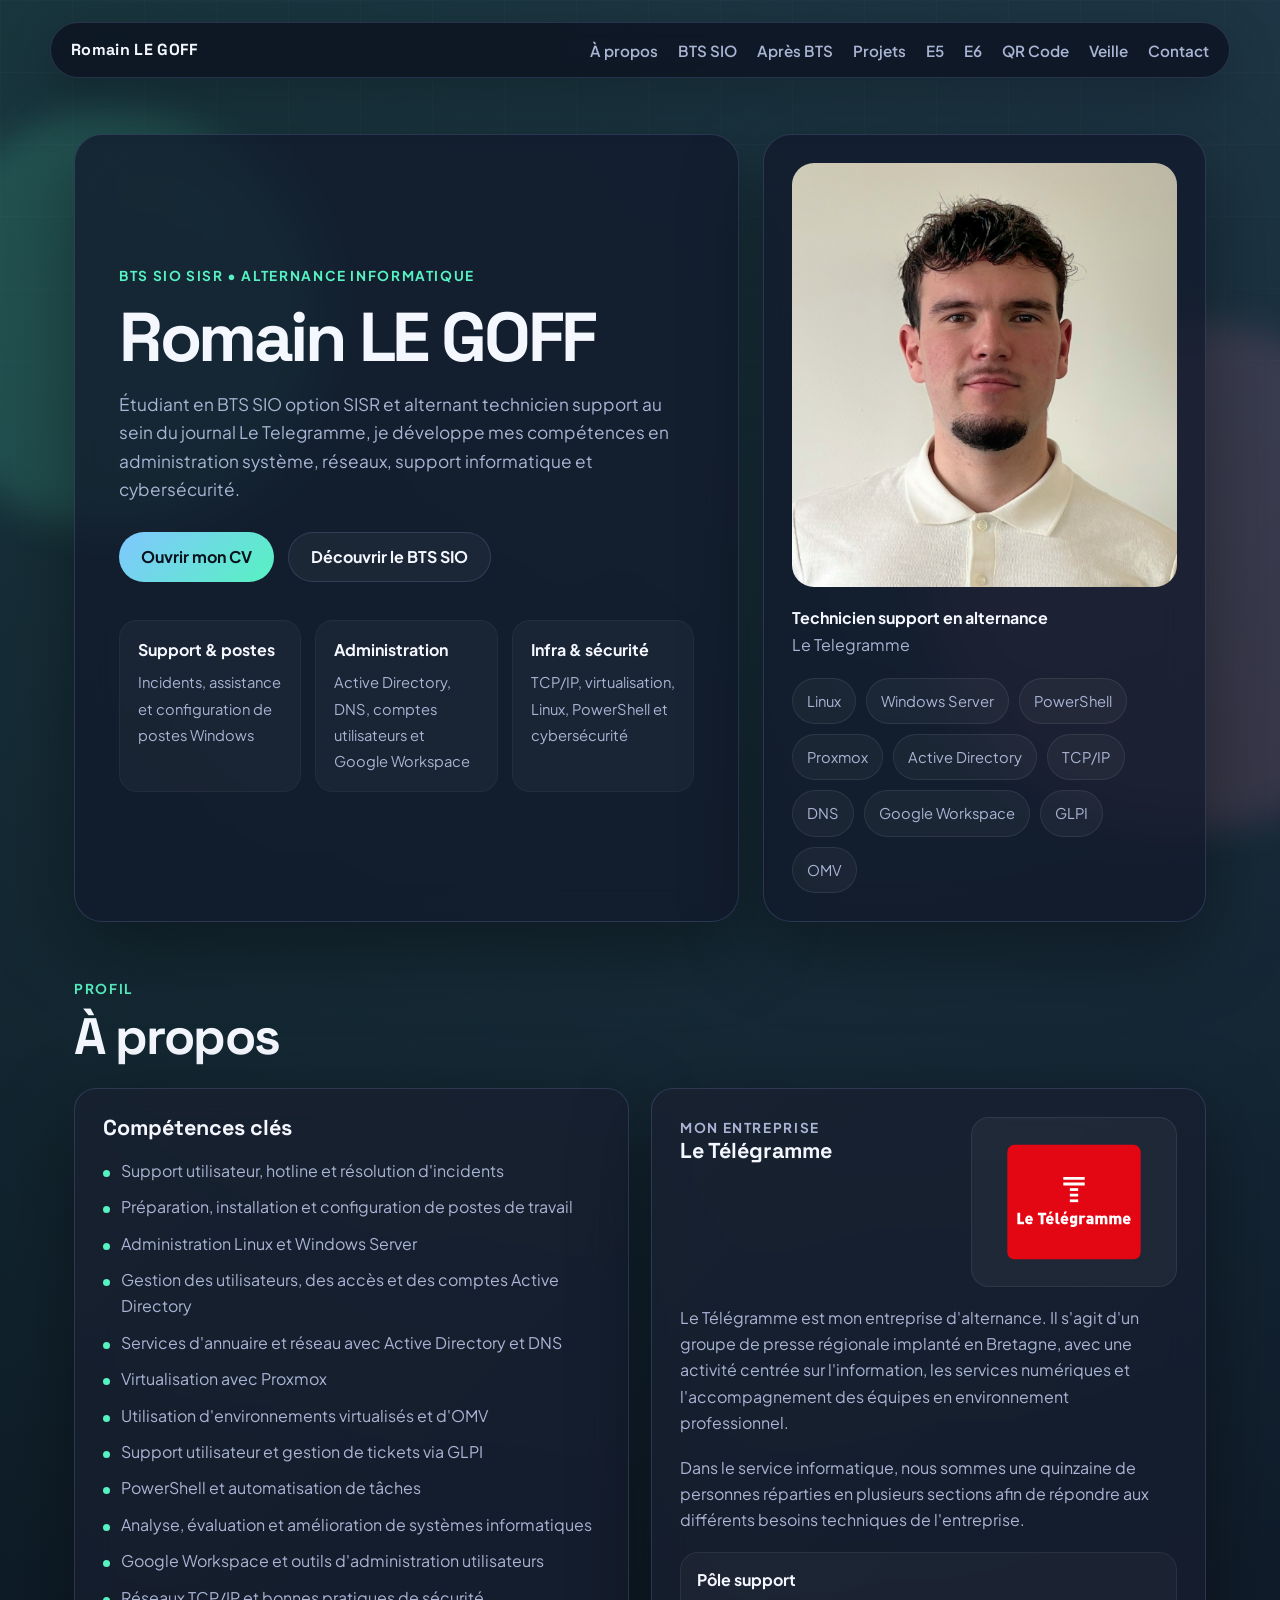
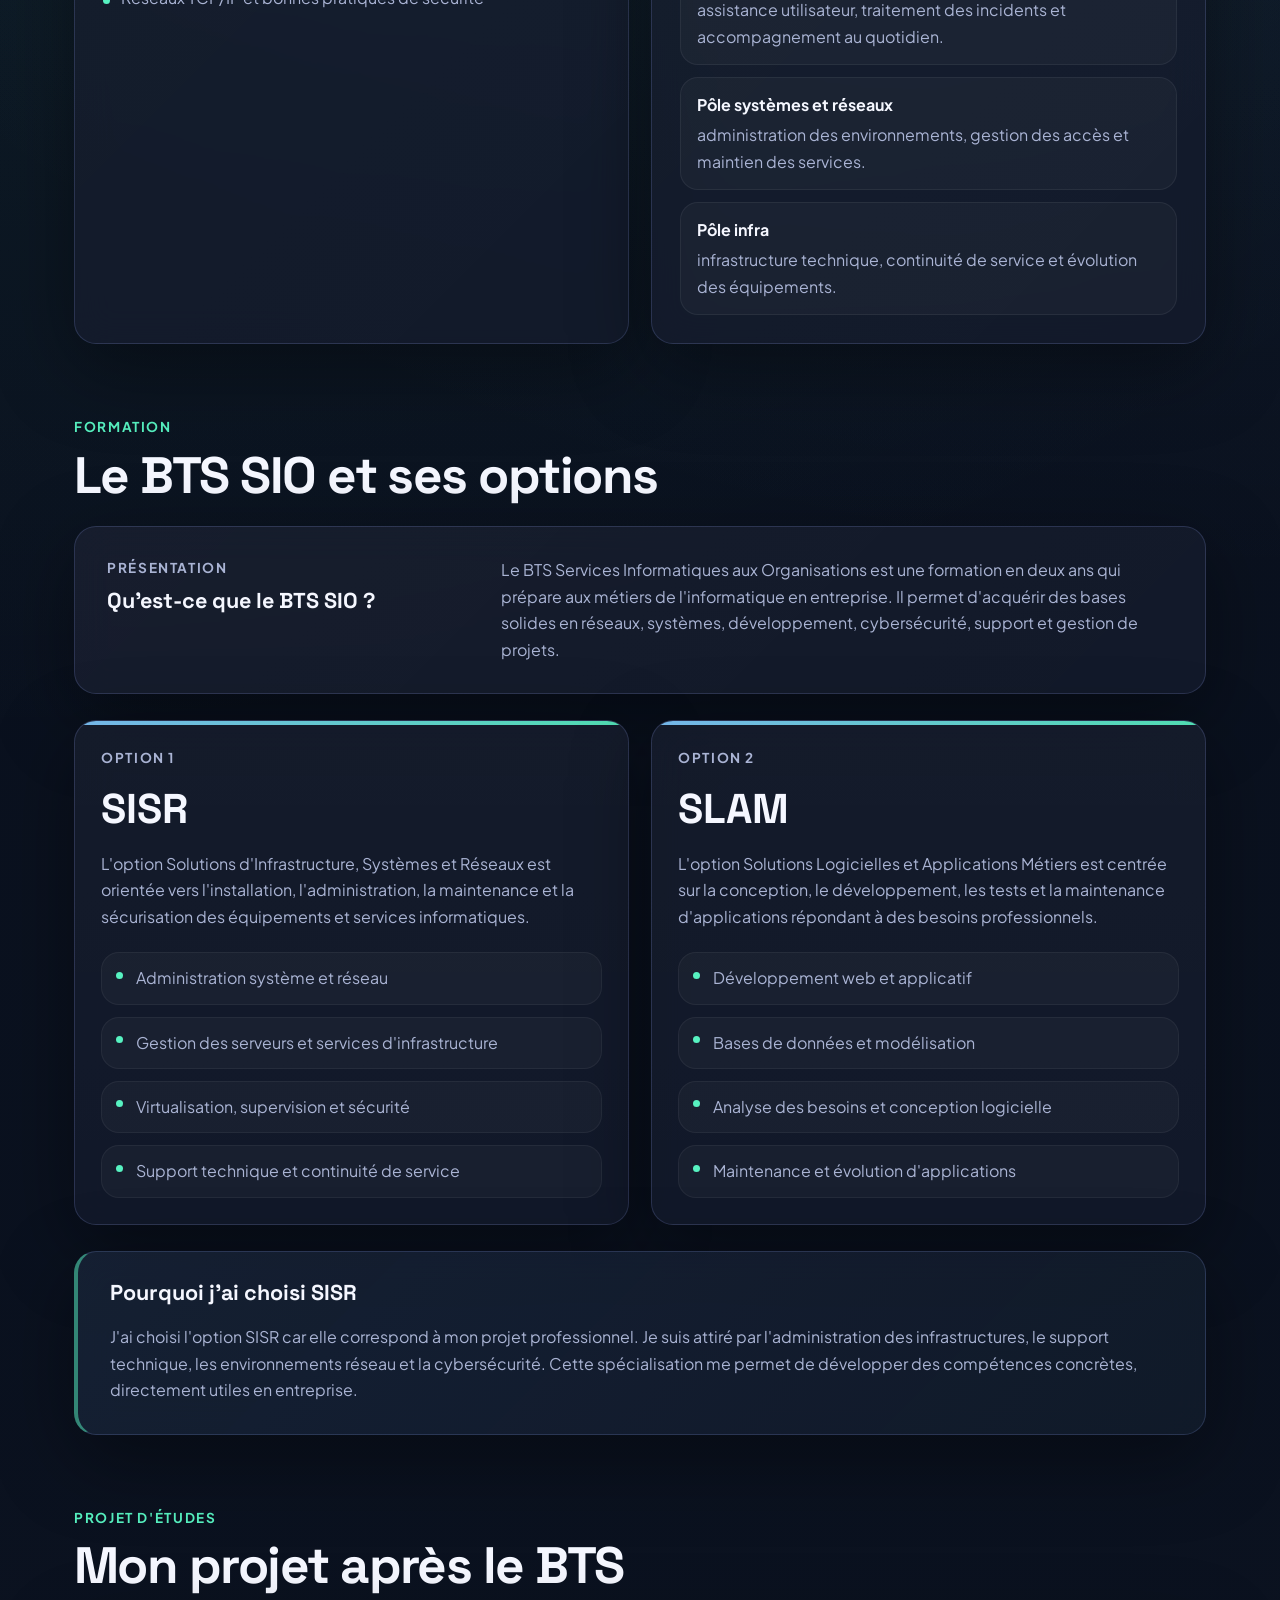
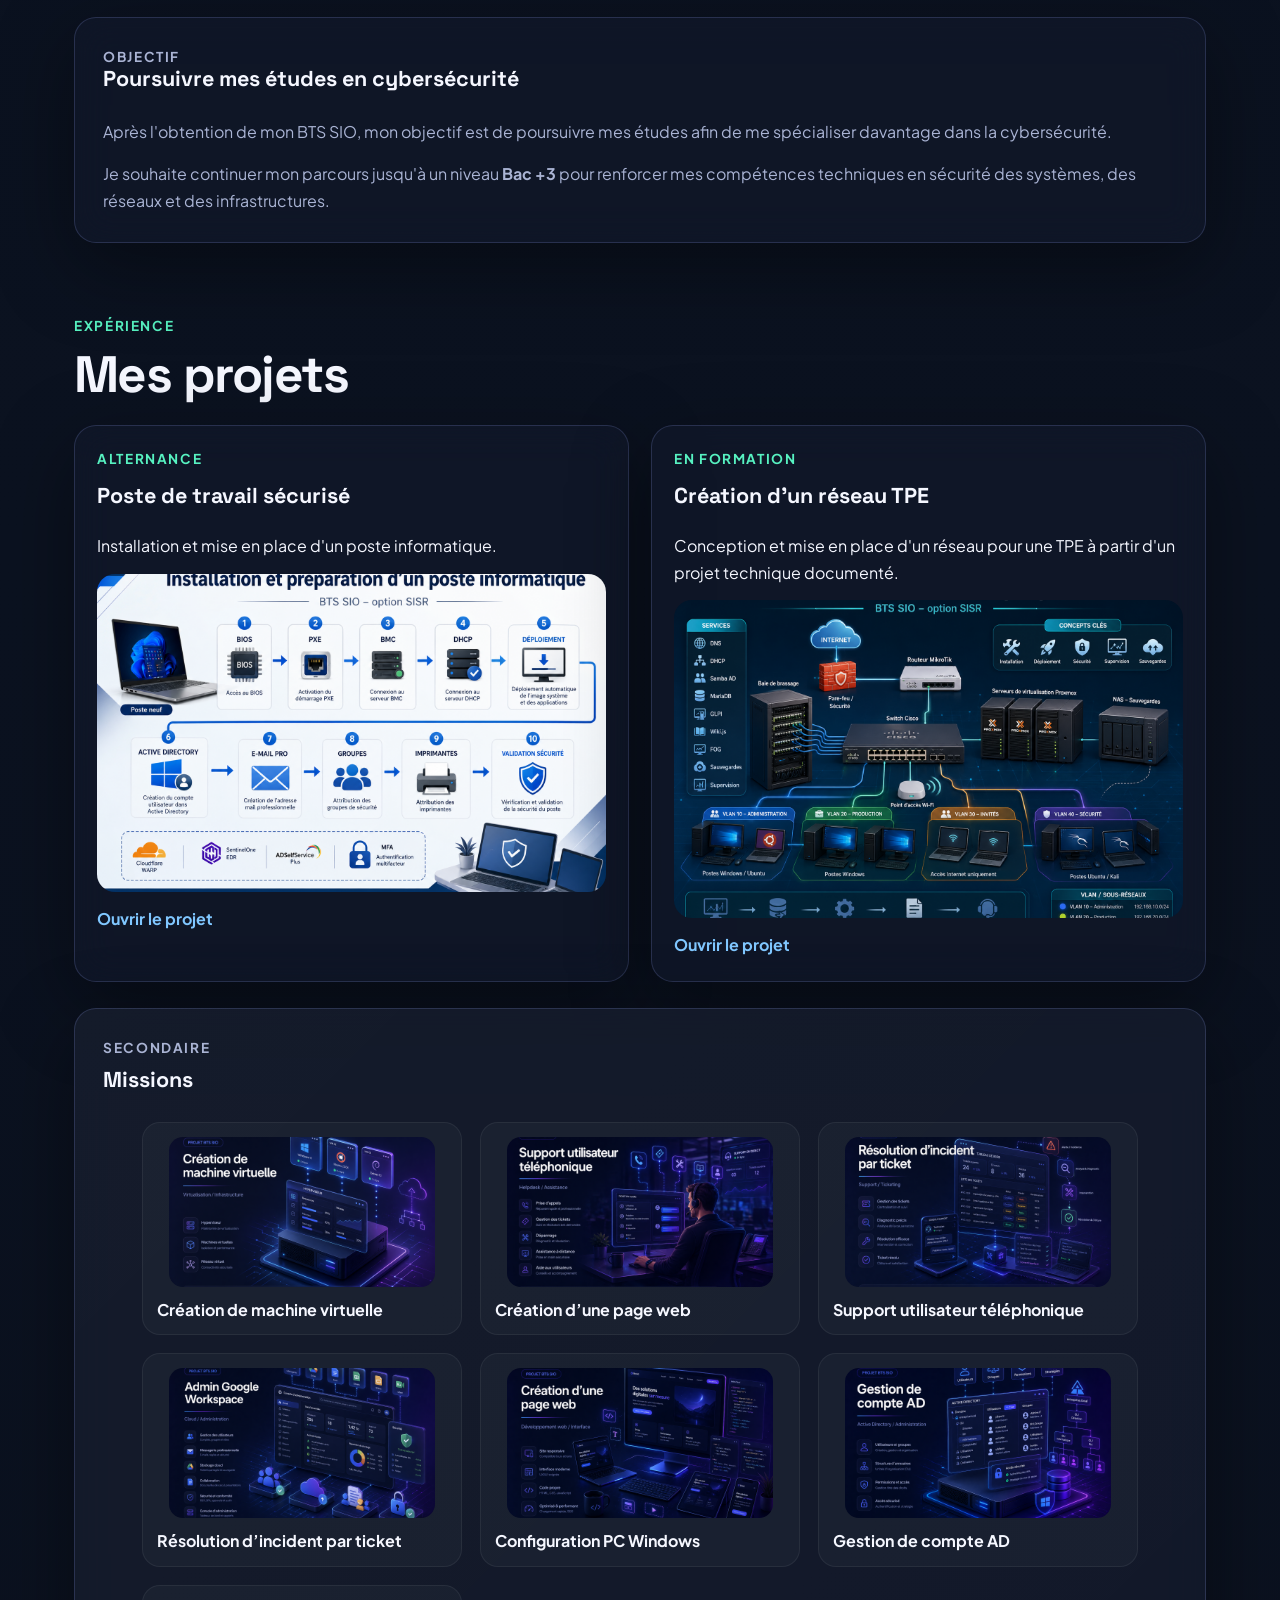
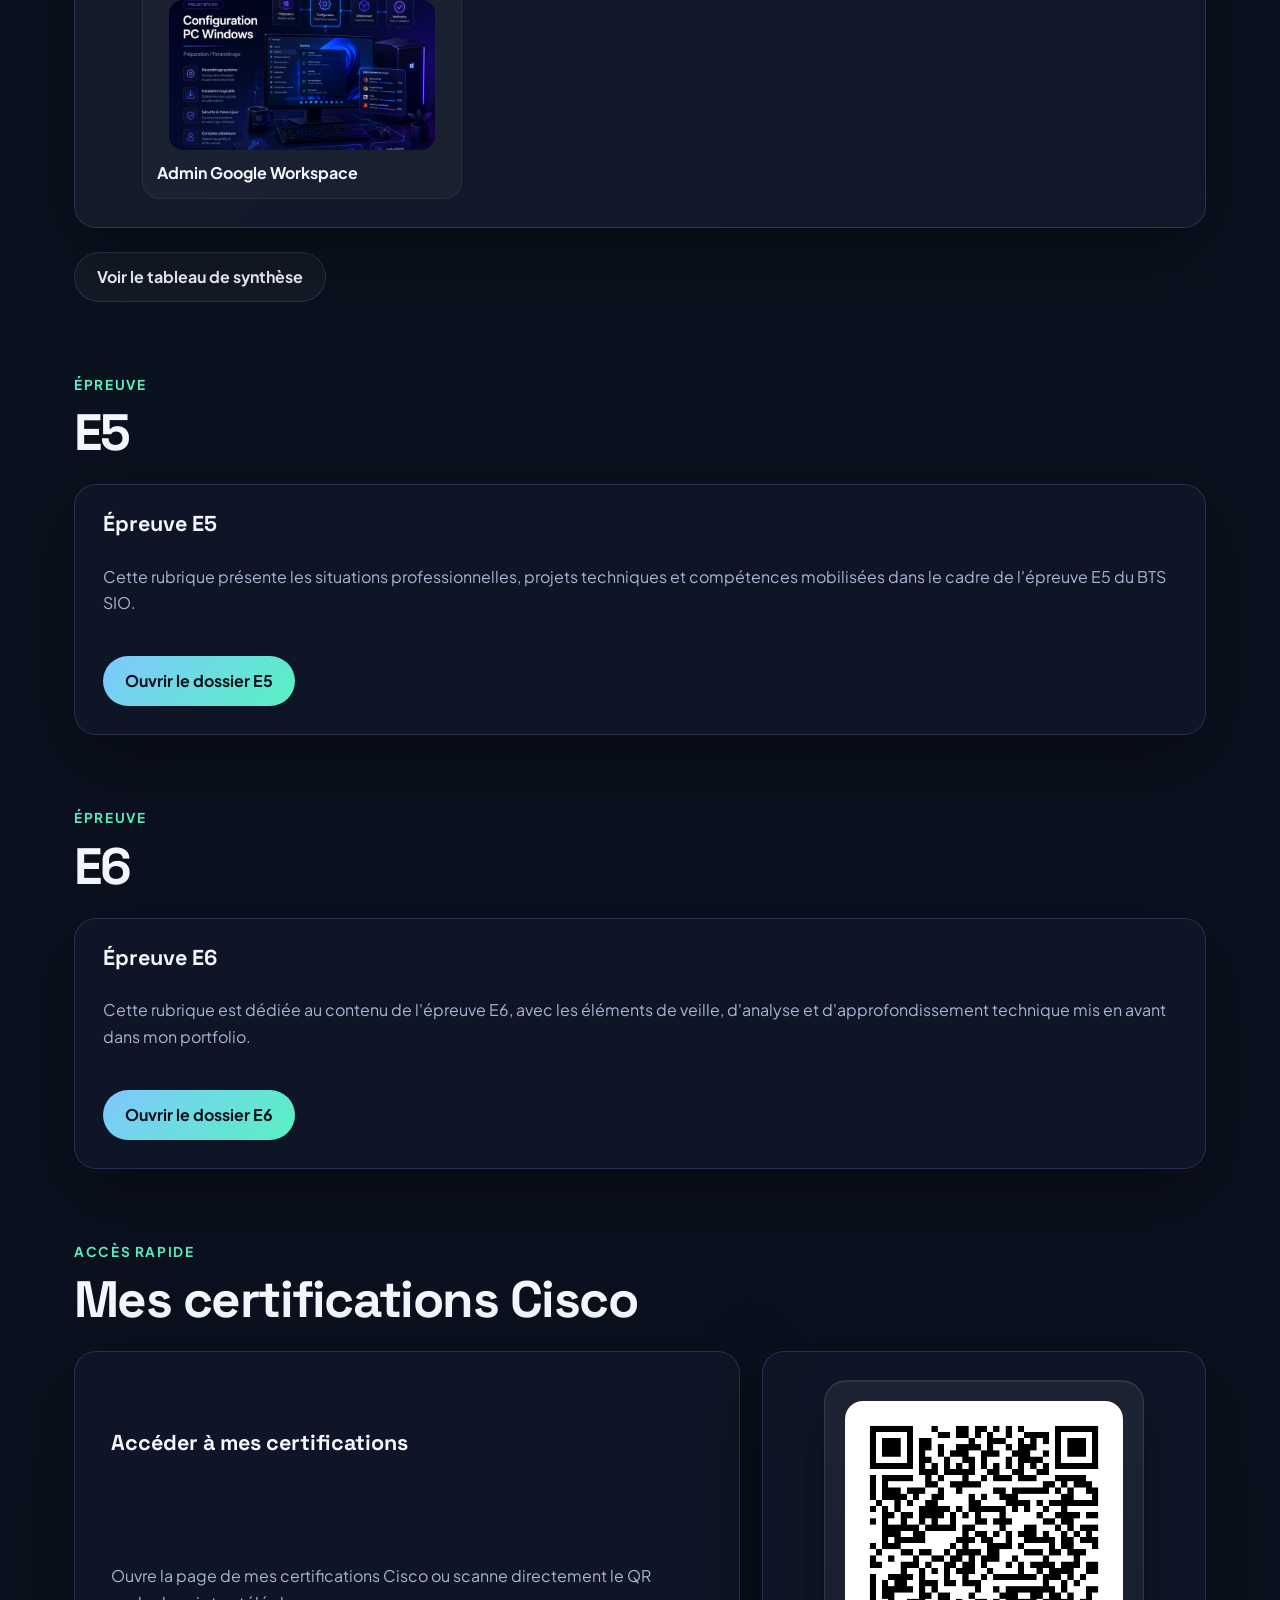
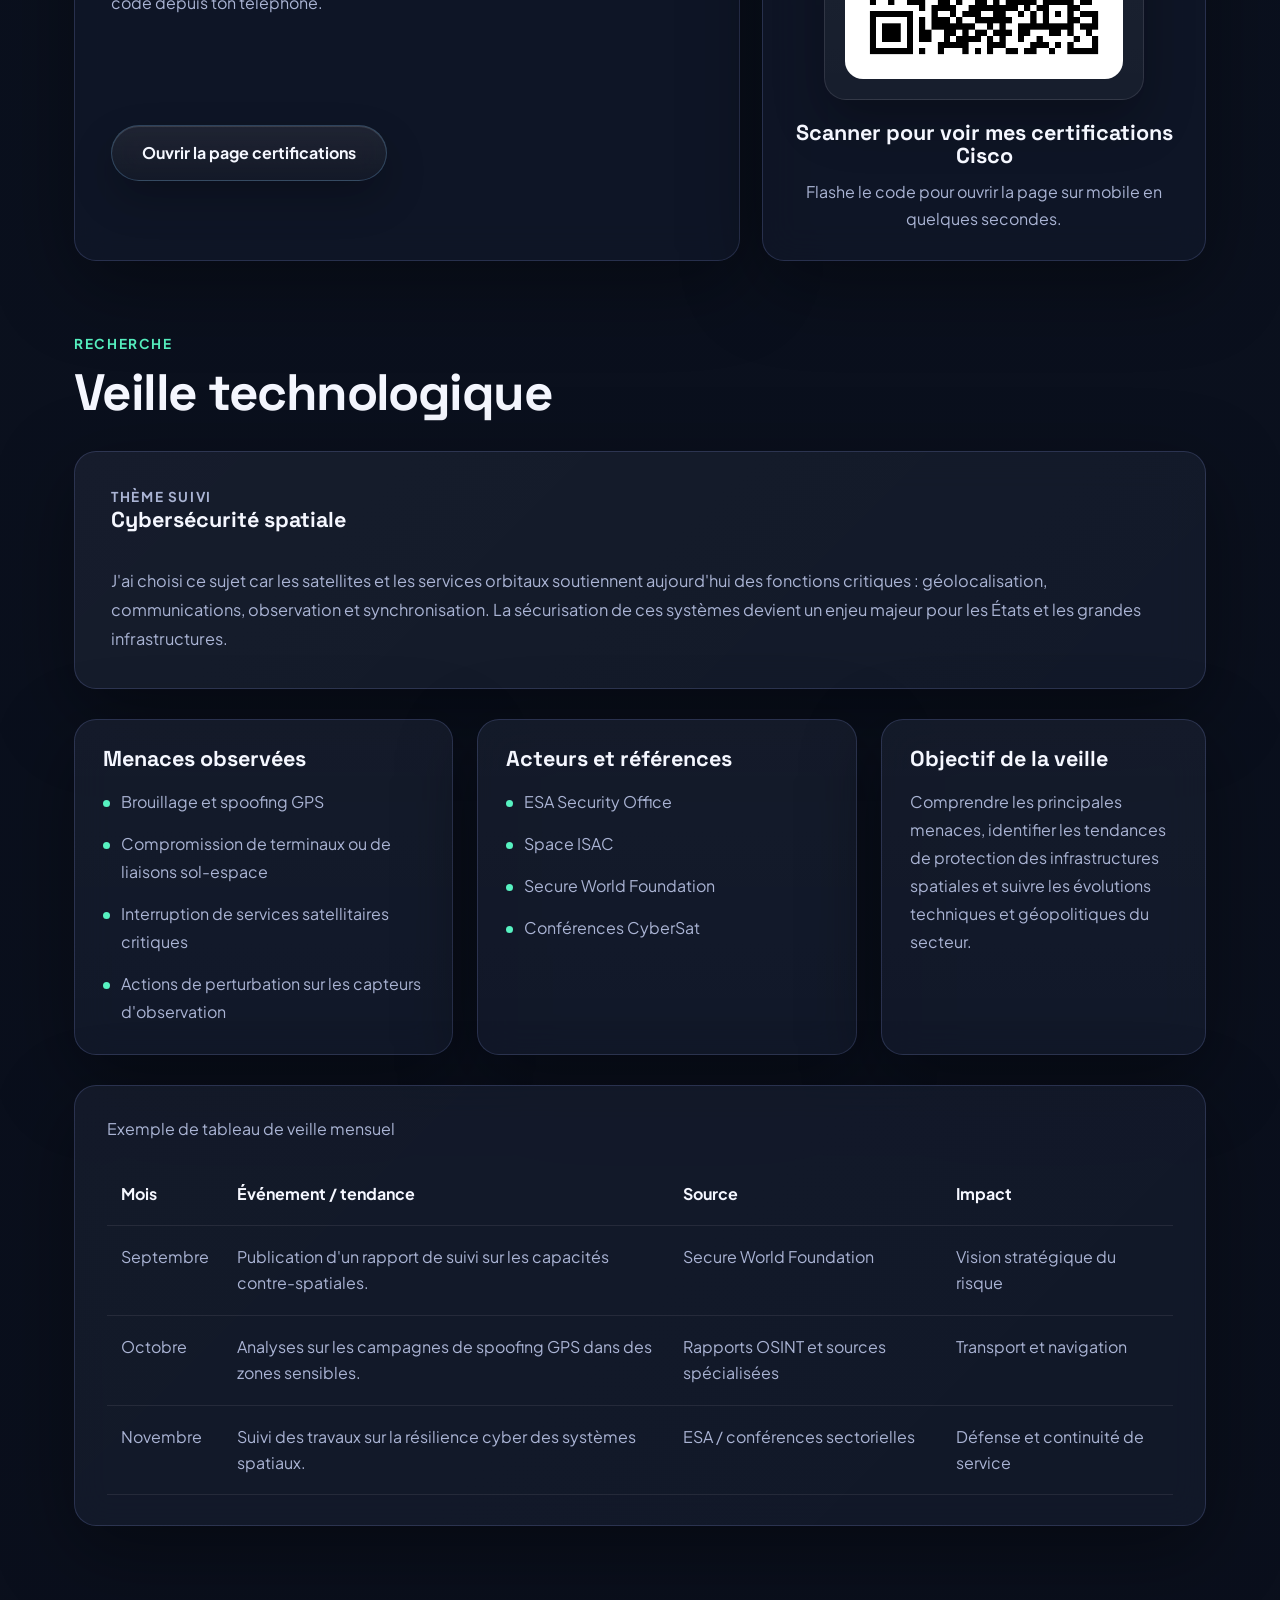
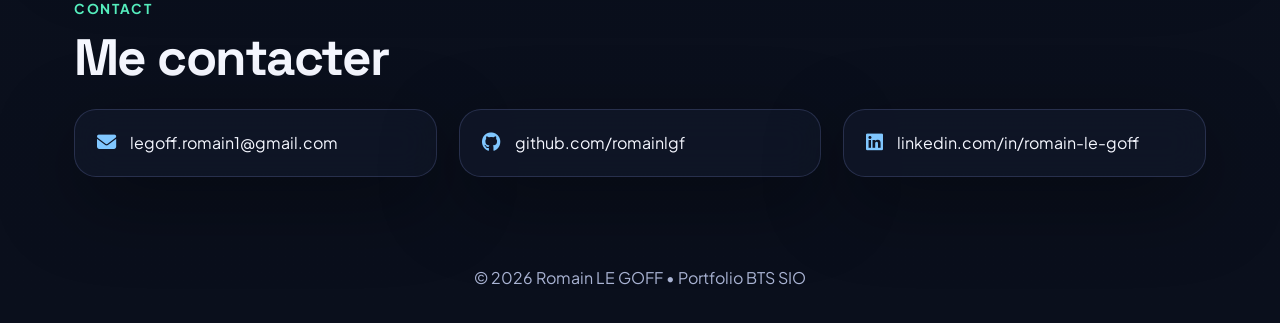
<file: index.html>
<!DOCTYPE html>
<html lang="fr">
<head>
  <meta charset="UTF-8">
  <meta name="viewport" content="width=device-width, initial-scale=1.0">
  <meta name="description" content="Portfolio de Romain LE GOFF, étudiant en BTS SIO option SISR et alternant technicien support.">
  <title>Portfolio | Romain LE GOFF</title>
  <link rel="preconnect" href="https://fonts.googleapis.com">
  <link rel="preconnect" href="https://fonts.gstatic.com" crossorigin>
  <link href="https://fonts.googleapis.com/css2?family=Plus+Jakarta+Sans:wght@400;500;600;700;800&family=Space+Grotesk:wght@500;700&display=swap" rel="stylesheet">
  <link href="https://cdnjs.cloudflare.com/ajax/libs/font-awesome/6.6.0/css/all.min.css" rel="stylesheet">
  <link rel="stylesheet" href="style.css">
</head>
<body>
  <div class="page-bg" aria-hidden="true">
    <div class="page-orb orb-a"></div>
    <div class="page-orb orb-b"></div>
    <div class="page-grid"></div>
  </div>

  <header class="site-header">
    <div class="container nav-shell">
      <a class="brand" href="#accueil">Romain LE GOFF</a>
      <nav class="site-nav" aria-label="Navigation principale">
        <a href="#apropos">À propos</a>
        <a href="#bts-sio">BTS SIO</a>
        <a href="#apres-bts">Après BTS</a>
        <a href="#projets">Projets</a>
        <a href="#epreuve-e5">E5</a>
        <a href="#epreuve-e6">E6</a>
        <a href="#qr-certifications">QR Code</a>
        <a href="#veille">Veille</a>
        <a href="#contact">Contact</a>
      </nav>
    </div>
  </header>

  <main>
    <section id="accueil" class="hero">
      <div class="container hero-layout">
        <div class="hero-copy">
          <p class="eyebrow">BTS SIO SISR • Alternance informatique</p>
          <h1>Romain LE GOFF</h1>
          <p class="hero-text">
            Étudiant en BTS SIO option SISR et alternant technicien support au sein du journal Le Telegramme,
            je développe mes compétences en administration système, réseaux, support informatique et cybersécurité.
          </p>
          <div class="hero-actions">
            <a class="btn btn-primary" href="CV ROMAIN LE GOFF.pdf" target="_blank" rel="noreferrer">Ouvrir mon CV</a>
            <a class="btn btn-secondary" href="#bts-sio">Découvrir le BTS SIO</a>
          </div>
          <ul class="hero-metrics" aria-label="Compétences clés">
            <li><strong>Support & postes</strong><span>Incidents, assistance et configuration de postes Windows</span></li>
            <li><strong>Administration</strong><span>Active Directory, DNS, comptes utilisateurs et Google Workspace</span></li>
            <li><strong>Infra & sécurité</strong><span>TCP/IP, virtualisation, Linux, PowerShell et cybersécurité</span></li>
          </ul>
        </div>

        <aside class="hero-card">
          <div class="avatar-wrap">
            <img src="photo de profil.jpg" alt="Portrait de Romain LE GOFF">
          </div>
          <div class="identity-card">
            <p class="identity-role">Technicien support en alternance</p>
            <p class="identity-company">Le Telegramme</p>
          </div>
          <div class="identity-tags">
            <span>Linux</span>
            <span>Windows Server</span>
            <span>PowerShell</span>
            <span>Proxmox</span>
            <span>Active Directory</span>
            <span>TCP/IP</span>
            <span>DNS</span>
            <span>Google Workspace</span>
            <span>GLPI</span>
            <span>OMV</span>
          </div>
        </aside>
      </div>
    </section>

    <section id="apropos" class="section">
      <div class="container">
        <div class="section-heading">
          <p class="section-label">Profil</p>
          <h2>À propos</h2>
        </div>
        <div class="about-grid">
          <article class="panel">
            <h3>Compétences clés</h3>
            <ul class="skill-list">
              <li>Support utilisateur, hotline et résolution d'incidents</li>
              <li>Préparation, installation et configuration de postes de travail</li>
              <li>Administration Linux et Windows Server</li>
              <li>Gestion des utilisateurs, des accès et des comptes Active Directory</li>
              <li>Services d'annuaire et réseau avec Active Directory et DNS</li>
              <li>Virtualisation avec Proxmox</li>
              <li>Utilisation d'environnements virtualisés et d'OMV</li>
              <li>Support utilisateur et gestion de tickets via GLPI</li>
              <li>PowerShell et automatisation de tâches</li>
              <li>Analyse, évaluation et amélioration de systèmes informatiques</li>
              <li>Google Workspace et outils d'administration utilisateurs</li>
              <li>Réseaux TCP/IP et bonnes pratiques de sécurité</li>
            </ul>
          </article>

          <article class="panel feature-panel">
            <div class="company-card-head">
              <div>
                <p class="feature-label">Mon entreprise</p>
                <h3>Le Télégramme</h3>
              </div>
              <div class="company-logo" aria-label="Logo typographique du Télégramme">
                <img src="LE-TELEGRAMME.svg" alt="Logo du Télégramme">
              </div>
            </div>
            <p>
              Le Télégramme est mon entreprise d'alternance. Il s'agit d'un groupe de presse régionale implanté
              en Bretagne, avec une activité centrée sur l'information, les services numériques et l'accompagnement
              des équipes en environnement professionnel.
            </p>
            <p>
              Dans le service informatique, nous sommes une quinzaine de personnes réparties en plusieurs sections
              afin de répondre aux différents besoins techniques de l'entreprise.
            </p>
            <ul class="company-teams">
              <li><strong>Pôle support</strong><span>assistance utilisateur, traitement des incidents et accompagnement au quotidien.</span></li>
              <li><strong>Pôle systèmes et réseaux</strong><span>administration des environnements, gestion des accès et maintien des services.</span></li>
              <li><strong>Pôle infra</strong><span>infrastructure technique, continuité de service et évolution des équipements.</span></li>
            </ul>
          </article>
        </div>
      </div>
    </section>

    <section id="bts-sio" class="section">
      <div class="container">
        <div class="section-heading">
          <p class="section-label">Formation</p>
          <h2>Le BTS SIO et ses options</h2>
        </div>

        <article class="panel bts-overview">
          <div>
            <p class="feature-label">Présentation</p>
            <h3>Qu'est-ce que le BTS SIO ?</h3>
          </div>
          <p>
            Le BTS Services Informatiques aux Organisations est une formation en deux ans qui prépare aux métiers
            de l'informatique en entreprise. Il permet d'acquérir des bases solides en réseaux, systèmes, développement,
            cybersécurité, support et gestion de projets.
          </p>
        </article>

        <div class="bts-grid">
          <article class="info-card option-card">
            <p class="card-kicker">Option 1</p>
            <h3>SISR</h3>
            <p>
              L'option Solutions d'Infrastructure, Systèmes et Réseaux est orientée vers l'installation,
              l'administration, la maintenance et la sécurisation des équipements et services informatiques.
            </p>
            <ul class="skill-list">
              <li>Administration système et réseau</li>
              <li>Gestion des serveurs et services d'infrastructure</li>
              <li>Virtualisation, supervision et sécurité</li>
              <li>Support technique et continuité de service</li>
            </ul>
          </article>

          <article class="info-card option-card">
            <p class="card-kicker">Option 2</p>
            <h3>SLAM</h3>
            <p>
              L'option Solutions Logicielles et Applications Métiers est centrée sur la conception,
              le développement, les tests et la maintenance d'applications répondant à des besoins professionnels.
            </p>
            <ul class="skill-list">
              <li>Développement web et applicatif</li>
              <li>Bases de données et modélisation</li>
              <li>Analyse des besoins et conception logicielle</li>
              <li>Maintenance et évolution d'applications</li>
            </ul>
          </article>
        </div>

        <article class="panel bts-choice">
          <h3>Pourquoi j'ai choisi SISR</h3>
          <p>
            J'ai choisi l'option SISR car elle correspond à mon projet professionnel. Je suis attiré par
            l'administration des infrastructures, le support technique, les environnements réseau et la cybersécurité.
            Cette spécialisation me permet de développer des compétences concrètes, directement utiles en entreprise.
          </p>
        </article>
      </div>
    </section>

    <section id="apres-bts" class="section">
      <div class="container">
        <div class="section-heading">
          <p class="section-label">Projet d'études</p>
          <h2>Mon projet après le BTS</h2>
        </div>

        <article class="panel feature-panel">
          <div>
            <p class="feature-label">Objectif</p>
            <h3>Poursuivre mes études en cybersécurité</h3>
          </div>
          <p>
            Après l'obtention de mon BTS SIO, mon objectif est de poursuivre mes études afin de me spécialiser
            davantage dans la cybersécurité.
          </p>
          <p>
            Je souhaite continuer mon parcours jusqu'à un niveau <strong>Bac +3</strong> pour renforcer mes
            compétences techniques en sécurité des systèmes, des réseaux et des infrastructures.
          </p>
        </article>
      </div>
    </section>

    <section id="projets" class="section">
      <div class="container">
        <div class="section-heading">
          <p class="section-label">Expérience</p>
          <h2>Mes projets</h2>
        </div>
        <div class="card-grid project-main-grid">
          <article class="project-card">
            <div class="card-kicker">Alternance</div>
            <h3>Poste de travail sécurisé</h3>
            <p>Installation et mise en place d'un poste informatique.</p>
            <a href="Projet Préparatioon poste informatique pdf.pdf" target="_blank" rel="noreferrer">
              <img src="photo projet poste info.png" alt="Aperçu du projet d'installation et de mise en place d'un poste informatique">
            </a>
            <a class="text-link" href="Projet Préparatioon poste informatique pdf.pdf" target="_blank" rel="noreferrer">Ouvrir le projet</a>
          </article>

          <article class="project-card">
            <div class="card-kicker">En formation</div>
            <h3>Création d'un réseau TPE</h3>
            <p>Conception et mise en place d'un réseau pour une TPE à partir d'un projet technique documenté.</p>
            <a href="Projet_1_Creation_reseau_TPE_Romain_LE_GOFF.pdf" target="_blank" rel="noreferrer">
              <img src="projet salle cyber.png" alt="Aperçu du projet de création d'un réseau TPE">
            </a>
            <a class="text-link" href="Projet_1_Creation_reseau_TPE_Romain_LE_GOFF.pdf" target="_blank" rel="noreferrer">Ouvrir le projet</a>
          </article>
        </div>

        <article class="panel secondary-projects">
          <div class="secondary-projects-heading">
            <p class="feature-label">Secondaire</p>
            <h3>Missions</h3>
          </div>
          <div class="secondary-projects-list">
            <article class="secondary-project-card">
              <img src="création de VM.png" alt="Aperçu du projet de création de machine virtuelle">
              <h4>Création de machine virtuelle</h4>
            </article>
            <article class="secondary-project-card">
              <img src="création de page web.png" alt="Aperçu du projet de création d’une page web">
              <h4>Création d’une page web</h4>
            </article>
            <article class="secondary-project-card">
              <img src="support utilisateur .png" alt="Aperçu du projet de support utilisateur téléphonique">
              <h4>Support utilisateur téléphonique</h4>
            </article>
            <article class="secondary-project-card">
              <img src="resolution de ticket.png" alt="Aperçu du projet de résolution d’incident par ticket">
              <h4>Résolution d’incident par ticket</h4>
            </article>
            <article class="secondary-project-card">
              <img src="d224eaba-8425-4028-8e5a-dfe3eefd19a4.png" alt="Aperçu du projet de configuration PC Windows">
              <h4>Configuration PC Windows</h4>
            </article>
            <article class="secondary-project-card">
              <img src="création de compte AD.png" alt="Aperçu du projet de gestion de compte AD">
              <h4>Gestion de compte AD</h4>
            </article>
            <article class="secondary-project-card">
              <img src="admin google workspace.png" alt="Aperçu du projet d’administration Google Workspace">
              <h4>Admin Google Workspace</h4>
            </article>
          </div>
        </article>

        <div class="section-actions">
          <a class="btn btn-secondary" href="Tableau de synthèse Portfolio.pdf" target="_blank" rel="noreferrer">Voir le tableau de synthèse</a>
        </div>
      </div>
    </section>

    <section id="epreuve-e5" class="section">
      <div class="container">
        <div class="section-heading">
          <p class="section-label">Épreuve</p>
          <h2>E5</h2>
        </div>

        <article class="panel feature-panel">
          <div>
            <h3>Épreuve E5</h3>
          </div>
          <p>
            Cette rubrique présente les situations professionnelles, projets techniques et compétences mobilisées
            dans le cadre de l'épreuve E5 du BTS SIO.
          </p>
          <div class="section-actions">
            <a class="btn btn-primary" href="E5 Romain LE GOFF.pdf" target="_blank" rel="noreferrer">
              Ouvrir le dossier E5
            </a>
          </div>
        </article>
      </div>
    </section>

    <section id="epreuve-e6" class="section">
      <div class="container">
        <div class="section-heading">
          <p class="section-label">Épreuve</p>
          <h2>E6</h2>
        </div>

        <article class="panel feature-panel">
          <div>
            <h3>Épreuve E6</h3>
          </div>
          <p>
            Cette rubrique est dédiée au contenu de l'épreuve E6, avec les éléments de veille, d'analyse et
            d'approfondissement technique mis en avant dans mon portfolio.
          </p>
          <div class="section-actions">
            <a class="btn btn-primary" href="E6 Romain LE GOFF.pdf" target="_blank" rel="noreferrer">
              Ouvrir le dossier E6
            </a>
          </div>
        </article>
      </div>
    </section>

    <section id="qr-certifications" class="section">
      <div class="container">
        <div class="section-heading">
          <p class="section-label">Accès rapide</p>
          <h2>Mes certifications Cisco</h2>
        </div>

        <div class="qr-section-grid">
          <article class="panel qr-copy-panel">
            <h3>Accéder à mes certifications</h3>
            <p>
              Ouvre la page de mes certifications Cisco ou scanne directement le QR code depuis ton téléphone.
            </p>
            <div class="qr-actions">
              <a class="btn qr-link-button" href="certifications-cisco.html">
                Ouvrir la page certifications
              </a>
            </div>
          </article>

          <article class="panel qr-card">
            <div class="qr-placeholder">
              <img src="qr_code_certifications_cisco.png" alt="QR code vers la page certifications Cisco">
            </div>
            <div class="qr-card-copy">
              <h3>Scanner pour voir mes certifications Cisco</h3>
              <p>Flashe le code pour ouvrir la page sur mobile en quelques secondes.</p>
            </div>
          </article>
        </div>
      </div>
    </section>

    <section id="veille" class="section">
      <div class="container">
        <div class="section-heading">
          <p class="section-label">Recherche</p>
          <h2>Veille technologique</h2>
        </div>

        <article class="panel feature-panel">
          <div>
            <p class="feature-label">Thème suivi</p>
            <h3>Cybersécurité spatiale</h3>
          </div>
          <p>
            J'ai choisi ce sujet car les satellites et les services orbitaux soutiennent aujourd'hui des fonctions critiques :
            géolocalisation, communications, observation et synchronisation. La sécurisation de ces systèmes devient un enjeu
            majeur pour les États et les grandes infrastructures.
          </p>
        </article>

        <div class="card-grid info-grid">
          <article class="info-card">
            <h3>Menaces observées</h3>
            <ul class="skill-list">
              <li>Brouillage et spoofing GPS</li>
              <li>Compromission de terminaux ou de liaisons sol-espace</li>
              <li>Interruption de services satellitaires critiques</li>
              <li>Actions de perturbation sur les capteurs d'observation</li>
            </ul>
          </article>

          <article class="info-card">
            <h3>Acteurs et références</h3>
            <ul class="skill-list">
              <li>ESA Security Office</li>
              <li>Space ISAC</li>
              <li>Secure World Foundation</li>
              <li>Conférences CyberSat</li>
            </ul>
          </article>

          <article class="info-card">
            <h3>Objectif de la veille</h3>
            <p>
              Comprendre les principales menaces, identifier les tendances de protection des infrastructures spatiales
              et suivre les évolutions techniques et géopolitiques du secteur.
            </p>
          </article>
        </div>

        <div class="table-shell">
          <table>
            <caption>Exemple de tableau de veille mensuel</caption>
            <thead>
              <tr>
                <th>Mois</th>
                <th>Événement / tendance</th>
                <th>Source</th>
                <th>Impact</th>
              </tr>
            </thead>
            <tbody>
              <tr>
                <td>Septembre</td>
                <td>Publication d'un rapport de suivi sur les capacités contre-spatiales.</td>
                <td>Secure World Foundation</td>
                <td>Vision stratégique du risque</td>
              </tr>
              <tr>
                <td>Octobre</td>
                <td>Analyses sur les campagnes de spoofing GPS dans des zones sensibles.</td>
                <td>Rapports OSINT et sources spécialisées</td>
                <td>Transport et navigation</td>
              </tr>
              <tr>
                <td>Novembre</td>
                <td>Suivi des travaux sur la résilience cyber des systèmes spatiaux.</td>
                <td>ESA / conférences sectorielles</td>
                <td>Défense et continuité de service</td>
              </tr>
            </tbody>
          </table>
        </div>
      </div>
    </section>

    <section id="contact" class="section">
      <div class="container">
        <div class="section-heading">
          <p class="section-label">Contact</p>
          <h2>Me contacter</h2>
        </div>
        <div class="contact-grid">
          <a class="contact-card" href="mailto:legoff.romain1@gmail.com">
            <i class="fas fa-envelope" aria-hidden="true"></i>
            <span>legoff.romain1@gmail.com</span>
          </a>
          <a class="contact-card" href="https://github.com/romainlgf" target="_blank" rel="noreferrer">
            <i class="fab fa-github" aria-hidden="true"></i>
            <span>github.com/romainlgf</span>
          </a>
          <a class="contact-card" href="https://www.linkedin.com/in/romain-le-goff" target="_blank" rel="noreferrer">
            <i class="fab fa-linkedin" aria-hidden="true"></i>
            <span>linkedin.com/in/romain-le-goff</span>
          </a>
        </div>
      </div>
    </section>
  </main>

  <footer class="site-footer">
    <div class="container">
      <p>© 2026 Romain LE GOFF • Portfolio BTS SIO</p>
    </div>
  </footer>

  <script>
    document.querySelectorAll('a[href^="#"]').forEach((anchor) => {
      anchor.addEventListener("click", (event) => {
        const targetId = anchor.getAttribute("href");
        const target = document.querySelector(targetId);

        if (!target) {
          return;
        }

        event.preventDefault();
        target.scrollIntoView({ behavior: "smooth", block: "start" });
      });
    });
  </script>
</body>
</html>
</file>
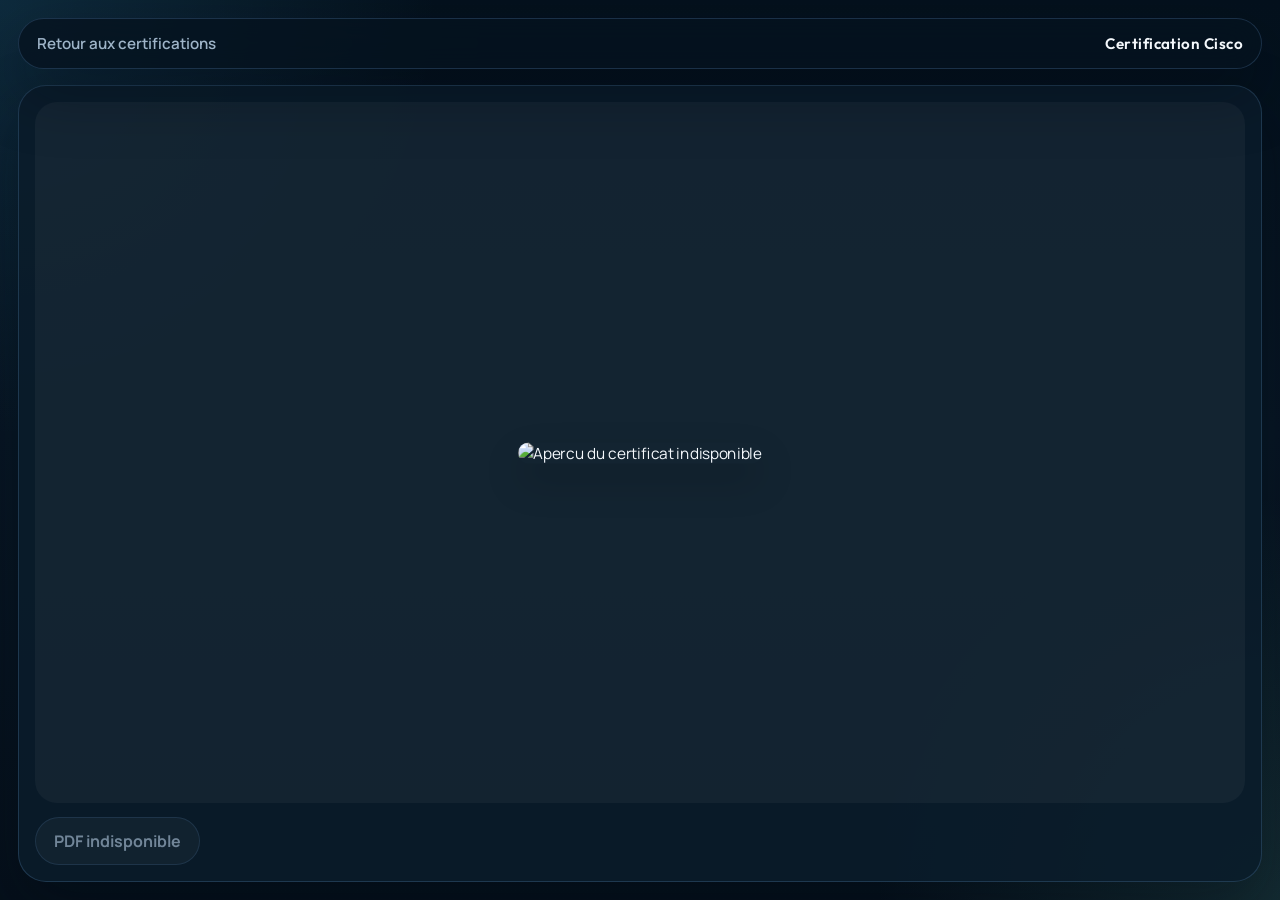
<file: certification-viewer.html>
<!DOCTYPE html>
<html lang="fr">
<head>
  <meta charset="UTF-8">
  <meta name="viewport" content="width=device-width, initial-scale=1.0">
  <title>Visualisation certification | Romain LE GOFF</title>
  <link rel="preconnect" href="https://fonts.googleapis.com">
  <link rel="preconnect" href="https://fonts.gstatic.com" crossorigin>
  <link
    href="https://fonts.googleapis.com/css2?family=Outfit:wght@500;600;700;800&family=Manrope:wght@400;500;600;700&display=swap"
    rel="stylesheet"
  >
  <link rel="stylesheet" href="certification-viewer.css">
</head>
<body>
  <div class="viewer-shell">
    <header class="viewer-topbar">
      <a class="viewer-back" href="certifications-cisco.html">Retour aux certifications</a>
      <p class="viewer-title" id="viewer-title">Certification Cisco</p>
    </header>

    <main class="viewer-main">
      <section class="preview-panel">
        <div class="preview-stage">
          <img
            id="certificate-preview"
            class="certificate-preview"
            alt="Apercu du certificat"
          >
        </div>

        <a
          id="pdf-link"
          class="pdf-link"
          target="_blank"
          rel="noreferrer"
        >
          Ouvrir le PDF complet
        </a>
      </section>
    </main>
  </div>

  <script src="certification-viewer.js"></script>
</body>
</html>
</file>
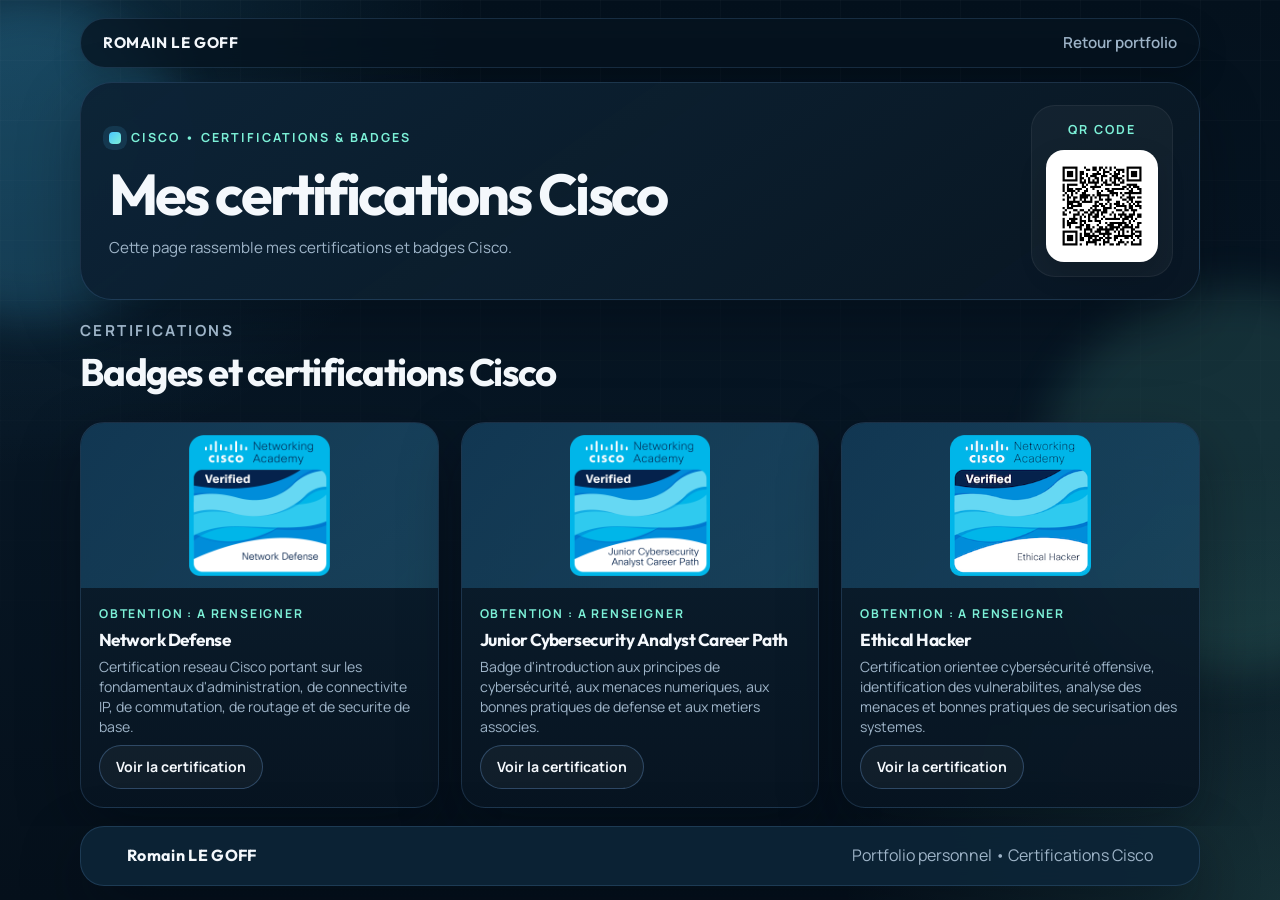
<file: certifications-cisco.html>
<!DOCTYPE html>
<html lang="fr">
<head>
  <meta charset="UTF-8">
  <meta name="viewport" content="width=device-width, initial-scale=1.0">
  <meta
    name="description"
    content="Page vitrine des certifications Cisco de Romain LE GOFF, optimisee pour mobile et acces QR code."
  >
  <title>Mes certifications Cisco | Romain LE GOFF</title>
  <link rel="preconnect" href="https://fonts.googleapis.com">
  <link rel="preconnect" href="https://fonts.gstatic.com" crossorigin>
  <link
    href="https://fonts.googleapis.com/css2?family=Outfit:wght@500;600;700;800&family=Manrope:wght@400;500;600;700&display=swap"
    rel="stylesheet"
  >
  <link rel="stylesheet" href="certifications-cisco.css">
</head>
<body>
  <div class="page-shell" id="top">
    <div class="page-glow glow-left" aria-hidden="true"></div>
    <div class="page-glow glow-right" aria-hidden="true"></div>
    <div class="page-grid" aria-hidden="true"></div>

    <header class="hero">
      <div class="container">
        <nav class="topbar" aria-label="Navigation">
          <a class="brand" href="#top">Romain LE GOFF</a>
          <a class="top-link" href="index.html#qr-certifications">Retour portfolio</a>
        </nav>

        <div class="hero-card reveal">
          <div class="hero-copy">
            <p class="eyebrow">
              <span class="eyebrow-mark" aria-hidden="true"></span>
              Cisco • Certifications & badges
            </p>
            <h1>Mes certifications Cisco</h1>
            <p class="hero-text">
              Cette page rassemble mes certifications et badges Cisco.
            </p>
          </div>

          <aside class="qr-panel" aria-label="QR code vers la page certifications Cisco">
            <p class="qr-label">QR code</p>
            <img
              class="qr-image"
              src="qr_code_certifications_cisco.png"
              alt="QR code vers la page des certifications Cisco"
              loading="lazy"
            >
          </aside>
        </div>
      </div>
    </header>

    <main>
      <section class="section" id="certifications">
        <div class="container">
          <div class="section-heading reveal">
            <p class="section-label">Certifications</p>
            <h2>Badges et certifications Cisco</h2>
          </div>

          <div class="certifications-grid" id="certifications-grid" aria-live="polite"></div>
        </div>
      </section>
    </main>

    <footer class="site-footer reveal" id="footer">
      <div class="container footer-content">
        <p class="footer-name">Romain LE GOFF</p>
        <p class="footer-text">Portfolio personnel • Certifications Cisco</p>
      </div>
    </footer>
  </div>

  <script src="certifications-cisco.js"></script>
</body>
</html>
</file>
<file: style.css>
:root {
  --bg: #0a0f1c;
  --bg-soft: #11182a;
  --panel: rgba(17, 24, 42, 0.72);
  --line: rgba(153, 172, 255, 0.18);
  --text: #f5f7ff;
  --muted: #aab4d4;
  --accent: #80c7ff;
  --accent-strong: #57f2c1;
  --accent-warm: #ff8ab3;
  --shadow: 0 24px 80px rgba(0, 0, 0, 0.38);
  --radius-xl: 28px;
  --radius-lg: 22px;
  --radius-md: 18px;
  --radius-sm: 14px;
  --container: 1180px;
}

* {
  box-sizing: border-box;
  margin: 0;
  padding: 0;
}

html {
  scroll-behavior: smooth;
  scroll-padding-top: 120px;
}

body {
  min-height: 100vh;
  background:
    radial-gradient(circle at top left, rgba(87, 242, 193, 0.12), transparent 28%),
    radial-gradient(circle at top right, rgba(128, 199, 255, 0.14), transparent 26%),
    linear-gradient(180deg, #09101d 0%, #0b1220 45%, #0a0f1c 100%);
  color: var(--text);
  font-family: "Plus Jakarta Sans", sans-serif;
  line-height: 1.65;
  overflow-x: hidden;
}

main {
  padding-bottom: 40px;
}

img {
  display: block;
  max-width: 100%;
}

a {
  color: inherit;
}

.page-bg {
  position: fixed;
  inset: 0;
  overflow: hidden;
  pointer-events: none;
  z-index: -1;
}

.page-orb {
  position: absolute;
  border-radius: 999px;
  filter: blur(18px);
}

.orb-a {
  width: 26rem;
  height: 26rem;
  top: 7rem;
  left: -6rem;
  background: rgba(87, 242, 193, 0.16);
  animation: driftA 14s ease-in-out infinite alternate;
}

.orb-b {
  width: 32rem;
  height: 32rem;
  top: 20rem;
  right: -10rem;
  background: rgba(255, 138, 179, 0.14);
  animation: driftB 18s ease-in-out infinite alternate;
}

.page-grid {
  position: absolute;
  inset: 0;
  background-image:
    linear-gradient(rgba(255, 255, 255, 0.03) 1px, transparent 1px),
    linear-gradient(90deg, rgba(255, 255, 255, 0.03) 1px, transparent 1px);
  background-size: 72px 72px;
  mask-image: linear-gradient(180deg, rgba(0, 0, 0, 0.6), transparent 90%);
}

.container {
  max-width: var(--container);
  margin: 0 auto;
  padding: 0 24px;
}

.site-header {
  position: sticky;
  top: 0;
  z-index: 10;
  padding: 22px 0 0;
}

.nav-shell {
  display: flex;
  align-items: center;
  justify-content: space-between;
  gap: 20px;
  padding: 14px 20px;
  border: 1px solid var(--line);
  border-radius: 999px;
  background: rgba(10, 15, 28, 0.72);
  backdrop-filter: blur(18px);
  box-shadow: 0 16px 50px rgba(0, 0, 0, 0.24);
}

.brand {
  font-family: "Space Grotesk", sans-serif;
  font-size: 1rem;
  font-weight: 700;
  letter-spacing: 0.02em;
  text-decoration: none;
}

.site-nav {
  display: flex;
  flex-wrap: wrap;
  gap: 20px;
}

.site-nav a {
  color: var(--muted);
  font-size: 0.95rem;
  font-weight: 600;
  text-decoration: none;
  transition: color 0.25s ease;
}

.site-nav a:hover,
.site-nav a:focus-visible {
  color: var(--text);
}

.hero {
  padding: 56px 0 20px;
}

.hero-layout {
  display: grid;
  grid-template-columns: minmax(0, 1.2fr) minmax(320px, 0.8fr);
  align-items: stretch;
  gap: 24px;
}

.hero-copy,
.hero-card,
.panel,
.project-card,
.info-card,
.table-shell,
.contact-card {
  background: var(--panel);
  border: 1px solid var(--line);
  box-shadow: var(--shadow);
  backdrop-filter: blur(18px);
}

.hero-copy {
  display: flex;
  flex-direction: column;
  justify-content: center;
  min-height: 560px;
  padding: 44px;
  border-radius: var(--radius-xl);
}

.hero-card {
  display: flex;
  flex-direction: column;
  justify-content: space-between;
  min-height: 560px;
  padding: 28px;
  border-radius: var(--radius-xl);
}

.eyebrow,
.section-label,
.feature-label,
.card-kicker {
  color: var(--accent-strong);
  font-size: 0.85rem;
  font-weight: 700;
  letter-spacing: 0.12em;
  text-transform: uppercase;
}

h1,
h2,
h3 {
  color: var(--text);
  font-family: "Space Grotesk", sans-serif;
  line-height: 1.05;
}

h1 {
  font-size: clamp(3.1rem, 5.4vw, 5rem);
  letter-spacing: -0.05em;
  margin: 14px 0 16px;
  max-width: 12ch;
}

h2 {
  font-size: clamp(2rem, 4vw, 3.4rem);
  letter-spacing: -0.03em;
}

h3 {
  font-size: 1.35rem;
  margin-bottom: 12px;
}

.hero-text,
.panel p,
.info-card p,
td,
th,
caption {
  color: var(--muted);
}

.hero-text {
  max-width: 38rem;
  font-size: 1.08rem;
}

.hero-actions {
  display: flex;
  flex-wrap: wrap;
  gap: 14px;
  margin-top: 28px;
}

.btn {
  display: inline-flex;
  align-items: center;
  justify-content: center;
  min-height: 50px;
  padding: 0 22px;
  border-radius: 999px;
  font-weight: 700;
  text-decoration: none;
  transition: transform 0.25s ease, border-color 0.25s ease, background 0.25s ease;
}

.btn:hover,
.btn:focus-visible,
.text-link:hover,
.text-link:focus-visible,
.contact-card:hover,
.contact-card:focus-visible,
.project-card:hover,
.info-card:hover {
  transform: translateY(-3px);
}

.btn-primary {
  color: #08111c;
  background: linear-gradient(135deg, var(--accent) 0%, var(--accent-strong) 100%);
}

.btn-secondary {
  border: 1px solid var(--line);
  background: rgba(255, 255, 255, 0.04);
}

.hero-metrics {
  display: grid;
  grid-template-columns: repeat(3, minmax(0, 1fr));
  gap: 14px;
  margin-top: 38px;
  list-style: none;
}

.hero-metrics li {
  padding: 16px 18px;
  border-radius: var(--radius-md);
  background: rgba(255, 255, 255, 0.03);
  border: 1px solid rgba(255, 255, 255, 0.04);
}

.hero-metrics strong {
  display: block;
  margin-bottom: 6px;
  font-size: 1rem;
}

.hero-metrics span {
  color: var(--muted);
  font-size: 0.92rem;
}

.avatar-wrap {
  overflow: hidden;
  border-radius: var(--radius-lg);
  aspect-ratio: 4 / 4.4;
  background: rgba(255, 255, 255, 0.04);
}

.avatar-wrap img {
  width: 100%;
  height: 100%;
  object-fit: cover;
}

.identity-card {
  margin-top: 18px;
}

.identity-role {
  font-weight: 700;
}

.identity-company {
  color: var(--muted);
}

.identity-tags {
  display: flex;
  flex-wrap: wrap;
  gap: 10px;
  margin-top: 20px;
}

.identity-tags span {
  padding: 10px 14px;
  border-radius: 999px;
  border: 1px solid rgba(255, 255, 255, 0.08);
  background: rgba(255, 255, 255, 0.04);
  color: var(--muted);
  font-size: 0.92rem;
}

.section {
  padding: 36px 0;
}

.section-heading {
  display: grid;
  gap: 10px;
  margin-bottom: 24px;
}

.about-grid,
.bts-grid,
.card-grid,
.contact-grid,
.qr-section-grid {
  display: grid;
  gap: 22px;
}

.about-grid,
.bts-grid {
  grid-template-columns: repeat(2, minmax(0, 1fr));
}

.about-grid {
  align-items: stretch;
}

.about-grid > .panel {
  display: flex;
  flex-direction: column;
  gap: 18px;
  height: 100%;
  background:
    linear-gradient(135deg, rgba(255, 255, 255, 0.025), rgba(255, 255, 255, 0.012)),
    var(--panel);
}

.card-grid {
  grid-template-columns: repeat(3, minmax(0, 1fr));
}

.project-main-grid {
  grid-template-columns: repeat(2, minmax(0, 1fr));
}

.panel,
.project-card,
.info-card,
.table-shell {
  border-radius: var(--radius-lg);
}

.panel,
.table-shell {
  padding: 28px;
}

.project-card,
.info-card {
  display: flex;
  flex-direction: column;
  gap: 14px;
  padding: 22px;
}

.project-card img,
.info-card img {
  width: 100%;
  border-radius: var(--radius-md);
  object-fit: cover;
}

.project-card img {
  aspect-ratio: 16 / 10;
}

.text-link {
  color: var(--accent);
  font-weight: 700;
  text-decoration: none;
  transition: color 0.25s ease, transform 0.25s ease;
}

.text-link:hover,
.text-link:focus-visible {
  color: var(--accent-strong);
}

.secondary-projects {
  margin-top: 26px;
  display: grid;
  gap: 18px;
  background:
    linear-gradient(135deg, rgba(255, 255, 255, 0.025), rgba(255, 255, 255, 0.012)),
    var(--panel);
}

.secondary-projects-heading {
  display: grid;
  gap: 10px;
}

.secondary-projects-list {
  display: grid;
  grid-template-columns: repeat(auto-fit, minmax(280px, 320px));
  justify-content: center;
  gap: 18px;
}

.secondary-project-card {
  display: flex;
  flex-direction: column;
  gap: 12px;
  width: 100%;
  margin: 0 auto;
  padding: 14px;
  border-radius: var(--radius-md);
  border: 1px solid rgba(255, 255, 255, 0.06);
  background: rgba(255, 255, 255, 0.03);
}

.secondary-project-card img {
  width: 92%;
  margin: 0 auto;
  aspect-ratio: 16 / 9;
  border-radius: 14px;
  object-fit: cover;
}

.secondary-project-card h4 {
  color: var(--text);
  font-size: 1rem;
  line-height: 1.35;
}

.company-card-head {
  display: flex;
  align-items: flex-start;
  justify-content: space-between;
  gap: 18px;
}

.company-logo {
  display: inline-flex;
  align-items: center;
  justify-content: center;
  padding: 12px 18px;
  border-radius: 18px;
  border: 1px solid rgba(255, 255, 255, 0.08);
  background: rgba(255, 255, 255, 0.04);
}

.company-logo img {
  display: block;
  width: 168px;
  max-width: 100%;
  height: auto;
}

.company-teams {
  display: grid;
  gap: 12px;
  list-style: none;
}

.company-teams li {
  display: grid;
  gap: 4px;
  padding: 14px 16px;
  border-radius: var(--radius-md);
  border: 1px solid rgba(255, 255, 255, 0.06);
  background: rgba(255, 255, 255, 0.03);
}

.company-teams li strong {
  color: var(--text);
}

.company-teams li span {
  color: var(--muted);
}

.about-grid h3 {
  margin-bottom: 0;
}

.skill-list {
  display: grid;
  gap: 10px;
  list-style: none;
}

.skill-list li {
  position: relative;
  padding-left: 18px;
  color: var(--muted);
}

.skill-list li::before {
  content: "";
  position: absolute;
  top: 0.75em;
  left: 0;
  width: 7px;
  height: 7px;
  border-radius: 999px;
  background: var(--accent-strong);
}

.feature-panel,
.bts-overview,
.bts-choice {
  display: grid;
  gap: 16px;
}

#veille .section-heading {
  max-width: 48rem;
  margin-bottom: 32px;
}

#veille .feature-panel {
  gap: 22px;
  padding: 34px 36px;
  margin-bottom: 30px;
  background:
    linear-gradient(135deg, rgba(255, 255, 255, 0.03), rgba(255, 255, 255, 0.015)),
    var(--panel);
}

#veille .feature-panel p:last-child {
  max-width: 72rem;
  font-size: 1.02rem;
  line-height: 1.8;
}

#veille .info-grid {
  grid-template-columns: minmax(0, 1.05fr) minmax(0, 1.05fr) minmax(320px, 0.9fr);
  gap: 24px;
  margin-bottom: 30px;
}

#veille .info-card {
  gap: 18px;
  padding: 28px;
  background:
    linear-gradient(180deg, rgba(255, 255, 255, 0.025), rgba(255, 255, 255, 0.012)),
    var(--panel);
}

#veille .info-card h3 {
  margin-bottom: 0;
}

#veille .info-card p,
#veille .info-card .skill-list li {
  line-height: 1.75;
}

#veille .info-card .skill-list {
  gap: 14px;
}

#veille .table-shell {
  margin-top: 0;
  padding: 30px 32px;
  background:
    linear-gradient(135deg, rgba(255, 255, 255, 0.02), rgba(255, 255, 255, 0.01)),
    var(--panel);
}

#veille caption {
  margin-bottom: 20px;
  color: var(--muted);
}

#veille th,
#veille td {
  padding-top: 18px;
  padding-bottom: 18px;
  vertical-align: top;
}

#bts-sio .section-heading {
  max-width: 52rem;
}

.bts-overview {
  grid-template-columns: minmax(220px, 0.55fr) minmax(0, 1fr);
  align-items: start;
  gap: 24px;
  padding: 30px 32px;
  background:
    linear-gradient(135deg, rgba(255, 255, 255, 0.03), rgba(255, 255, 255, 0.015)),
    var(--panel);
}

.bts-overview > div,
.bts-choice > div {
  display: grid;
  gap: 10px;
}

.bts-grid {
  margin-top: 26px;
  align-items: stretch;
}

.option-card {
  position: relative;
  overflow: hidden;
  gap: 18px;
  padding: 26px;
  background:
    linear-gradient(180deg, rgba(255, 255, 255, 0.025), rgba(255, 255, 255, 0.01)),
    var(--panel);
}

.option-card::before {
  content: "";
  position: absolute;
  inset: 0 0 auto 0;
  height: 4px;
  background: linear-gradient(90deg, var(--accent) 0%, var(--accent-strong) 100%);
  opacity: 0.9;
}

.option-card h3 {
  font-size: clamp(2rem, 4vw, 2.6rem);
  margin-bottom: 2px;
}

.option-card p {
  max-width: 34rem;
}

.option-card .skill-list {
  gap: 12px;
  margin-top: 4px;
}

.option-card .skill-list li {
  padding: 12px 14px 12px 34px;
  border-radius: var(--radius-md);
  background: rgba(255, 255, 255, 0.03);
  border: 1px solid rgba(255, 255, 255, 0.05);
}

.option-card .skill-list li::before {
  top: 1.15rem;
  left: 14px;
}

.bts-choice {
  margin-top: 26px;
  padding: 30px 32px;
  background:
    linear-gradient(135deg, rgba(128, 199, 255, 0.06), rgba(87, 242, 193, 0.02)),
    var(--panel);
  border-left: 4px solid rgba(87, 242, 193, 0.5);
}

.bts-choice h3 {
  margin-bottom: 4px;
}

.section-actions {
  margin-top: 24px;
}

.table-shell {
  overflow-x: auto;
  margin-top: 22px;
}

table {
  width: 100%;
  border-collapse: collapse;
}

caption {
  margin-bottom: 14px;
  text-align: left;
}

th,
td {
  padding: 16px 14px;
  text-align: left;
  border-bottom: 1px solid rgba(255, 255, 255, 0.08);
}

th {
  color: var(--text);
}

.contact-grid {
  grid-template-columns: repeat(3, minmax(0, 1fr));
}

.qr-section-grid {
  grid-template-columns: minmax(0, 1.2fr) minmax(280px, 0.8fr);
  align-items: stretch;
}

.qr-copy-panel {
  display: grid;
  align-items: center;
  min-height: 100%;
  gap: 18px;
  padding: 34px 36px;
}

.qr-copy-panel h3 {
  margin-bottom: 0;
}

.qr-copy-panel p {
  max-width: 34rem;
  font-size: 1rem;
}

.qr-actions {
  display: flex;
  justify-content: flex-start;
  width: 100%;
}

.qr-link-button {
  min-height: 56px;
  padding: 0 30px;
  border: 1px solid rgba(128, 199, 255, 0.24);
  background:
    linear-gradient(180deg, rgba(255, 255, 255, 0.08), rgba(255, 255, 255, 0.03)),
    rgba(10, 15, 28, 0.5);
  color: var(--text);
  box-shadow:
    inset 0 1px 0 rgba(255, 255, 255, 0.12),
    0 18px 40px rgba(0, 0, 0, 0.24);
  backdrop-filter: blur(14px);
}

.qr-link-button:hover,
.qr-link-button:focus-visible {
  border-color: rgba(87, 242, 193, 0.4);
  background:
    linear-gradient(135deg, rgba(128, 199, 255, 0.2), rgba(87, 242, 193, 0.16)),
    rgba(10, 15, 28, 0.62);
}

.qr-card {
  display: grid;
  gap: 22px;
  align-items: center;
  text-align: center;
  padding: 28px;
}

.qr-placeholder {
  width: min(100%, 320px);
  margin: 0 auto;
  padding: 20px;
  border-radius: var(--radius-lg);
  background:
    linear-gradient(180deg, rgba(255, 255, 255, 0.045), rgba(255, 255, 255, 0.02)),
    rgba(255, 255, 255, 0.02);
  border: 1px solid rgba(255, 255, 255, 0.1);
  box-shadow:
    inset 0 1px 0 rgba(255, 255, 255, 0.08),
    0 22px 50px rgba(0, 0, 0, 0.28);
}

.qr-placeholder img {
  width: 100%;
  border-radius: var(--radius-md);
  aspect-ratio: 1 / 1;
  object-fit: cover;
}

.qr-card-copy {
  display: grid;
  gap: 12px;
  max-width: 24rem;
  margin: 0 auto;
}

.qr-card-copy h3 {
  margin-bottom: 0;
}

.qr-card-copy p {
  color: var(--muted);
}

.contact-card {
  display: flex;
  align-items: center;
  gap: 14px;
  padding: 20px 22px;
  border-radius: var(--radius-lg);
  color: var(--text);
  text-decoration: none;
  transition: transform 0.25s ease, border-color 0.25s ease;
}

.contact-card i {
  color: var(--accent);
  font-size: 1.2rem;
}

.site-footer {
  padding: 0 0 32px;
}

.site-footer .container {
  padding-top: 12px;
  text-align: center;
  color: var(--muted);
}

@keyframes driftA {
  from {
    transform: translate3d(0, 0, 0) scale(1);
  }

  to {
    transform: translate3d(36px, -24px, 0) scale(1.04);
  }
}

@keyframes driftB {
  from {
    transform: translate3d(0, 0, 0) scale(1);
  }

  to {
    transform: translate3d(-24px, 28px, 0) scale(1.06);
  }
}

@media (max-width: 1080px) {
  .hero-layout,
  .about-grid,
  .bts-grid,
  .card-grid,
  .contact-grid,
  .qr-section-grid {
    grid-template-columns: 1fr;
  }

  .hero-copy,
  .hero-card {
    min-height: auto;
  }

  .hero-metrics {
    grid-template-columns: 1fr;
  }

  .bts-overview {
    grid-template-columns: 1fr;
    padding: 24px;
  }

  .bts-choice,
  .option-card {
    padding: 24px;
  }

  .qr-copy-panel,
  .qr-card {
    padding: 24px;
  }

  #veille .info-grid {
    grid-template-columns: 1fr;
  }

  #veille .feature-panel,
  #veille .table-shell,
  #veille .info-card {
    padding: 24px;
  }

  .secondary-projects-list {
    grid-template-columns: repeat(auto-fit, minmax(250px, 300px));
  }

  .company-card-head {
    flex-direction: column;
    align-items: flex-start;
  }
}

@media (max-width: 720px) {
  .qr-actions {
    justify-content: stretch;
  }

  .qr-link-button {
    width: 100%;
  }
}

@media (max-width: 720px) {
  .site-header {
    position: static;
    padding-top: 18px;
  }

  .nav-shell {
    border-radius: 24px;
    align-items: flex-start;
    flex-direction: column;
  }

  .site-nav {
    gap: 14px;
  }

  .hero {
    padding-top: 28px;
  }

  .hero-copy,
  .hero-card,
  .panel,
  .project-card,
  .info-card,
  .table-shell,
  .contact-card {
    padding: 20px;
  }

  h1 {
    font-size: clamp(2.4rem, 12vw, 3.3rem);
  }

  .option-card h3 {
    font-size: 1.8rem;
  }

  .option-card .skill-list li {
    padding: 10px 12px 10px 30px;
  }

  .option-card .skill-list li::before {
    top: 1rem;
    left: 12px;
  }

  .secondary-projects-list {
    grid-template-columns: 1fr;
  }

  .secondary-project-card {
    max-width: 360px;
  }
}
</file>
<file: certification-viewer.css>
:root {
  --bg: #06131f;
  --panel: rgba(10, 28, 43, 0.9);
  --line: rgba(126, 186, 255, 0.18);
  --text: #f4f8fc;
  --muted: #9eb4c8;
  --accent: #4ac7ff;
  --shadow: 0 24px 60px rgba(1, 10, 19, 0.34);
}

* {
  box-sizing: border-box;
  margin: 0;
  padding: 0;
}

html,
body {
  height: 100%;
  overflow: hidden;
}

body {
  background:
    radial-gradient(circle at top left, rgba(74, 199, 255, 0.14), transparent 28%),
    radial-gradient(circle at bottom right, rgba(124, 240, 215, 0.12), transparent 26%),
    linear-gradient(180deg, #04111d 0%, #071624 48%, #05101b 100%);
  color: var(--text);
  font-family: "Manrope", sans-serif;
}

a {
  color: inherit;
  text-decoration: none;
}

.viewer-shell {
  height: 100%;
  display: grid;
  grid-template-rows: auto 1fr;
  padding: 18px;
  gap: 16px;
}

.viewer-topbar {
  display: flex;
  align-items: center;
  justify-content: space-between;
  gap: 16px;
  padding: 14px 18px;
  border: 1px solid var(--line);
  border-radius: 999px;
  background: rgba(6, 19, 31, 0.82);
  backdrop-filter: blur(18px);
  box-shadow: var(--shadow);
}

.viewer-back,
.viewer-title {
  font-size: 0.95rem;
  font-weight: 600;
}

.viewer-back {
  color: var(--muted);
}

.viewer-back:hover,
.viewer-back:focus-visible {
  color: var(--text);
}

.viewer-title {
  font-family: "Outfit", sans-serif;
  letter-spacing: 0.03em;
}

.viewer-main {
  min-height: 0;
}

.preview-panel {
  height: 100%;
  display: grid;
  grid-template-rows: 1fr auto;
  gap: 14px;
  padding: 16px;
  border: 1px solid var(--line);
  border-radius: 28px;
  background: var(--panel);
  box-shadow: var(--shadow);
  overflow: hidden;
}

.preview-stage {
  min-height: 0;
  display: flex;
  align-items: center;
  justify-content: center;
  padding: 20px;
  border-radius: 22px;
  background: rgba(255, 255, 255, 0.04);
  overflow: hidden;
}

.certificate-preview {
  display: block;
  max-width: 100%;
  max-height: 100%;
  width: auto;
  height: auto;
  object-fit: contain;
  transform: scale(0.96);
  transform-origin: center;
  border-radius: 12px;
  box-shadow: 0 18px 40px rgba(0, 0, 0, 0.18);
}

.pdf-link {
  display: inline-flex;
  align-items: center;
  justify-content: center;
  min-height: 48px;
  width: fit-content;
  padding: 0 18px;
  border: 1px solid var(--line);
  border-radius: 999px;
  background: rgba(255, 255, 255, 0.05);
  color: var(--text);
  font-weight: 700;
}

.pdf-link:hover,
.pdf-link:focus-visible {
  background: rgba(255, 255, 255, 0.08);
}

.pdf-link[aria-disabled="true"] {
  color: var(--muted);
  cursor: default;
  pointer-events: none;
  opacity: 0.7;
}

.pdf-frame,
.pdf-panel {
  width: 100%;
  height: 100%;
}

@media (max-width: 720px) {
  .viewer-shell {
    padding: 12px;
  }

  .viewer-topbar {
    flex-direction: column;
    align-items: flex-start;
    border-radius: 24px;
  }

  .preview-panel {
    padding: 10px;
    border-radius: 22px;
  }

  .preview-stage {
    padding: 12px;
  }

  .certificate-preview {
    transform: scale(0.94);
  }
}
</file>
<file: certifications-cisco.css>
:root {
  --bg: #06131f;
  --bg-soft: #0b1d2d;
  --panel: rgba(10, 28, 43, 0.78);
  --panel-strong: rgba(13, 36, 55, 0.92);
  --line: rgba(126, 186, 255, 0.16);
  --line-strong: rgba(126, 186, 255, 0.28);
  --text: #f4f8fc;
  --muted: #9eb4c8;
  --accent: #4ac7ff;
  --accent-strong: #7cf0d7;
  --shadow: 0 22px 60px rgba(1, 10, 19, 0.34);
  --radius-xl: 32px;
  --radius-lg: 24px;
  --radius-md: 20px;
  --container: 1120px;
}

* {
  box-sizing: border-box;
  margin: 0;
  padding: 0;
}

html {
  scroll-behavior: smooth;
}

body {
  min-height: 100vh;
  background:
    radial-gradient(circle at top left, rgba(74, 199, 255, 0.16), transparent 30%),
    radial-gradient(circle at bottom right, rgba(124, 240, 215, 0.14), transparent 28%),
    linear-gradient(180deg, #04111d 0%, #071624 48%, #05101b 100%);
  color: var(--text);
  font-family: "Manrope", sans-serif;
  line-height: 1.6;
  overflow-x: hidden;
}

img {
  display: block;
  max-width: 100%;
}

a {
  color: inherit;
  text-decoration: none;
}

.page-shell {
  position: relative;
  min-height: 100vh;
}

.page-glow,
.page-grid {
  position: fixed;
  inset: 0;
  z-index: -1;
  pointer-events: none;
}

.page-glow {
  filter: blur(22px);
}

.glow-left {
  inset: 0 auto auto -8rem;
  width: 20rem;
  height: 20rem;
  border-radius: 50%;
  background: rgba(74, 199, 255, 0.18);
  animation: floatGlow 12s ease-in-out infinite alternate;
}

.glow-right {
  inset: 18rem -9rem auto auto;
  width: 24rem;
  height: 24rem;
  border-radius: 50%;
  background: rgba(124, 240, 215, 0.12);
  animation: floatGlow 16s ease-in-out infinite alternate-reverse;
}

.page-grid {
  background-image:
    linear-gradient(rgba(255, 255, 255, 0.03) 1px, transparent 1px),
    linear-gradient(90deg, rgba(255, 255, 255, 0.03) 1px, transparent 1px);
  background-size: 60px 60px;
  mask-image: linear-gradient(180deg, rgba(0, 0, 0, 0.7), transparent 92%);
}

.container {
  width: min(100% - 32px, var(--container));
  margin: 0 auto;
}

.hero {
  padding: 18px 0 48px;
}

.topbar {
  display: flex;
  align-items: center;
  justify-content: space-between;
  gap: 16px;
  margin-bottom: 20px;
  padding: 14px 18px;
  border: 1px solid var(--line);
  border-radius: 999px;
  background: rgba(6, 19, 31, 0.75);
  backdrop-filter: blur(18px);
  box-shadow: 0 12px 30px rgba(0, 0, 0, 0.18);
}

.brand,
.top-link,
.button,
.card-link {
  transition: transform 0.25s ease, border-color 0.25s ease, background-color 0.25s ease, color 0.25s ease, box-shadow 0.25s ease;
}

.brand {
  font-family: "Outfit", sans-serif;
  font-size: 0.95rem;
  font-weight: 700;
  letter-spacing: 0.04em;
  text-transform: uppercase;
}

.top-link {
  color: var(--muted);
  font-size: 0.95rem;
  font-weight: 600;
}

.top-link:hover,
.top-link:focus-visible,
.brand:hover,
.brand:focus-visible {
  color: var(--text);
}

.hero-card,
.certification-card,
.site-footer {
  border: 1px solid var(--line);
  box-shadow: var(--shadow);
  backdrop-filter: blur(18px);
}

.hero-card {
  display: grid;
  gap: 18px;
  padding: 22px;
  border-radius: var(--radius-xl);
  background:
    linear-gradient(145deg, rgba(13, 36, 55, 0.96), rgba(8, 22, 34, 0.88)),
    rgba(10, 28, 43, 0.76);
}

.hero-copy,
.hero-panel {
  border-radius: var(--radius-lg);
}

.hero-copy {
  padding: 12px 6px 4px;
}

.qr-panel {
  display: flex;
  flex-direction: column;
  align-items: center;
  gap: 12px;
  width: fit-content;
  padding: 16px;
  border: 1px solid rgba(255, 255, 255, 0.06);
  border-radius: var(--radius-lg);
  background: rgba(255, 255, 255, 0.04);
}

.qr-label {
  color: var(--accent-strong);
  font-size: 0.78rem;
  font-weight: 700;
  letter-spacing: 0.16em;
  text-transform: uppercase;
}

.qr-image {
  width: 128px;
  height: 128px;
  padding: 8px;
  border-radius: 18px;
  background: #ffffff;
  box-shadow: 0 12px 28px rgba(0, 0, 0, 0.16);
}

.eyebrow,
.section-label,
.panel-label,
.card-date {
  display: inline-flex;
  align-items: center;
  gap: 10px;
  color: var(--accent-strong);
  font-size: 0.78rem;
  font-weight: 700;
  letter-spacing: 0.16em;
  text-transform: uppercase;
}

.eyebrow-mark {
  width: 12px;
  height: 12px;
  border-radius: 4px;
  background: linear-gradient(135deg, var(--accent) 0%, var(--accent-strong) 100%);
  box-shadow: 0 0 0 6px rgba(74, 199, 255, 0.12);
}

h1,
h2,
h3 {
  font-family: "Outfit", sans-serif;
  line-height: 1.05;
}

h1 {
  margin-top: 18px;
  font-size: clamp(2.4rem, 10vw, 4.8rem);
  letter-spacing: -0.05em;
}

h2 {
  font-size: clamp(1.8rem, 7vw, 2.9rem);
  letter-spacing: -0.04em;
}

h3 {
  font-size: 1.3rem;
  letter-spacing: -0.03em;
}

.hero-text,
.section-heading p,
.hero-panel p,
.card-description,
.footer-text {
  color: var(--muted);
}

.hero-text {
  max-width: 34rem;
  margin-top: 18px;
  font-size: 1.02rem;
}

.hero-actions {
  display: flex;
  flex-wrap: wrap;
  gap: 12px;
  margin-top: 26px;
}

.button,
.card-link {
  display: inline-flex;
  align-items: center;
  justify-content: center;
  min-height: 48px;
  padding: 0 18px;
  border-radius: 999px;
  font-weight: 700;
}

.button-primary {
  color: #02111b;
  background: linear-gradient(135deg, var(--accent) 0%, var(--accent-strong) 100%);
}

.button-secondary {
  border: 1px solid var(--line-strong);
  background: rgba(255, 255, 255, 0.04);
}

.button:hover,
.button:focus-visible,
.card-link:hover,
.card-link:focus-visible {
  transform: translateY(-2px);
  box-shadow: 0 16px 30px rgba(0, 0, 0, 0.18);
}

.hero-panel {
  padding: 22px;
  background: rgba(255, 255, 255, 0.04);
  border: 1px solid rgba(255, 255, 255, 0.06);
}

.hero-panel h2 {
  margin: 14px 0 10px;
  font-size: clamp(1.6rem, 5vw, 2.2rem);
}

.hero-highlights {
  display: flex;
  flex-wrap: wrap;
  gap: 10px;
  margin-top: 24px;
  list-style: none;
}

.hero-highlights li {
  padding: 10px 14px;
  border: 1px solid rgba(126, 186, 255, 0.16);
  border-radius: 999px;
  background: rgba(255, 255, 255, 0.04);
  color: #d7e8f5;
  font-size: 0.9rem;
}

.section {
  padding: 12px 0 56px;
}

.section-heading {
  max-width: 42rem;
}

.section-heading h2 {
  margin: 12px 0 14px;
}

.certifications-grid {
  display: grid;
  gap: 18px;
  margin-top: 26px;
}

.certification-card {
  display: flex;
  flex-direction: column;
  overflow: hidden;
  border-radius: var(--radius-lg);
  background: linear-gradient(180deg, rgba(12, 32, 48, 0.95), rgba(8, 21, 34, 0.92));
  transform: translateY(0);
}

.certification-card:hover {
  transform: translateY(-6px);
  border-color: var(--line-strong);
}

.card-image-wrap {
  aspect-ratio: 16 / 10;
  display: flex;
  align-items: center;
  justify-content: center;
  overflow: hidden;
  background: linear-gradient(135deg, rgba(18, 58, 87, 0.88), rgba(74, 199, 255, 0.22));
}

.card-image {
  width: 100%;
  height: 100%;
  object-fit: contain;
  object-position: center;
  padding: 12px;
}

.card-content {
  display: flex;
  flex-direction: column;
  flex: 1;
  gap: 12px;
  padding: 20px;
}

.card-description {
  min-height: 72px;
}

.card-link {
  width: fit-content;
  margin-top: auto;
  border: 1px solid var(--line-strong);
  background: rgba(255, 255, 255, 0.04);
}

.card-link-disabled {
  color: var(--muted);
  cursor: not-allowed;
  opacity: 0.7;
}

.site-footer {
  margin: 0 auto 24px;
  width: min(100% - 32px, var(--container));
  border-radius: var(--radius-lg);
  background: var(--panel-strong);
}

.footer-content {
  display: flex;
  flex-direction: column;
  gap: 4px;
  padding: 22px;
}

.footer-name {
  font-family: "Outfit", sans-serif;
  font-weight: 700;
  letter-spacing: 0.02em;
}

.reveal {
  opacity: 0;
  transform: translateY(24px);
  transition: opacity 0.7s ease, transform 0.7s ease;
}

.reveal.is-visible {
  opacity: 1;
  transform: translateY(0);
}

@keyframes floatGlow {
  from {
    transform: translate3d(0, 0, 0) scale(1);
  }

  to {
    transform: translate3d(24px, -18px, 0) scale(1.08);
  }
}

@media (min-width: 720px) {
  .hero {
    padding-top: 28px;
    padding-bottom: 32px;
  }

  .hero-card {
    grid-template-columns: minmax(0, 1fr) auto;
    align-items: center;
    padding: 26px;
  }

  .certifications-grid {
    grid-template-columns: repeat(2, minmax(0, 1fr));
  }

  .footer-content {
    flex-direction: row;
    align-items: center;
    justify-content: space-between;
  }
}

@media (min-width: 1180px) and (min-height: 760px) {
  html,
  body {
    height: 100%;
    overflow: hidden;
  }

  body {
    min-height: 100vh;
  }

  .page-shell {
    height: 100vh;
    display: grid;
    grid-template-rows: auto 1fr auto;
    overflow: hidden;
  }

  .hero {
    padding: 18px 0 18px;
  }

  .topbar {
    margin-bottom: 14px;
    padding: 12px 22px;
  }

  .hero-card {
    padding: 22px 26px;
    min-height: 0;
  }

  .hero-copy {
    padding: 4px 2px 0;
  }

  .qr-panel {
    gap: 10px;
    padding: 14px;
  }

  .qr-image {
    width: 112px;
    height: 112px;
  }

  h1 {
    margin-top: 12px;
    font-size: clamp(2.3rem, 4.5vw, 4rem);
  }

  .hero-text {
    max-width: 48rem;
    margin-top: 12px;
    font-size: 0.95rem;
  }

  main {
    min-height: 0;
    overflow: hidden;
  }

  .section {
    height: 100%;
    padding: 0 0 18px;
  }

  #certifications .container {
    height: 100%;
    display: grid;
    grid-template-rows: auto 1fr;
    min-height: 0;
  }

  .section-heading {
    max-width: 62rem;
  }

  .section-heading h2 {
    margin: 8px 0 10px;
    font-size: clamp(1.9rem, 3vw, 2.8rem);
  }

  .section-heading p {
    font-size: 0.95rem;
  }

  .certifications-grid {
    grid-template-columns: repeat(3, minmax(0, 1fr));
    align-items: stretch;
    gap: 22px;
    margin-top: 20px;
    min-height: 0;
  }

  .card-image-wrap {
    aspect-ratio: 16 / 8.4;
  }

  .card-image {
    padding: 12px;
  }

  .card-content {
    gap: 8px;
    padding: 16px 18px 18px;
  }

  .card-date {
    font-size: 0.76rem;
    letter-spacing: 0.15em;
  }

  h3 {
    font-size: 1.08rem;
  }

  .card-description {
    min-height: auto;
    font-size: 0.88rem;
    line-height: 1.42;
    display: -webkit-box;
    -webkit-line-clamp: 5;
    -webkit-box-orient: vertical;
    overflow: hidden;
  }

  .card-link {
    min-height: 44px;
    padding: 0 16px;
    font-size: 0.88rem;
  }

  .site-footer {
    margin-bottom: 14px;
  }

  .footer-content {
    padding: 16px 22px;
  }
}

@media (max-width: 719px) {
  .qr-panel {
    margin-top: 8px;
  }
}

@media (min-width: 1024px) {
  .container {
    width: min(100% - 48px, var(--container));
  }
}

@media (prefers-reduced-motion: reduce) {
  html {
    scroll-behavior: auto;
  }

  *,
  *::before,
  *::after {
    animation: none !important;
    transition: none !important;
  }

  .reveal {
    opacity: 1;
    transform: none;
  }
}
</file>
